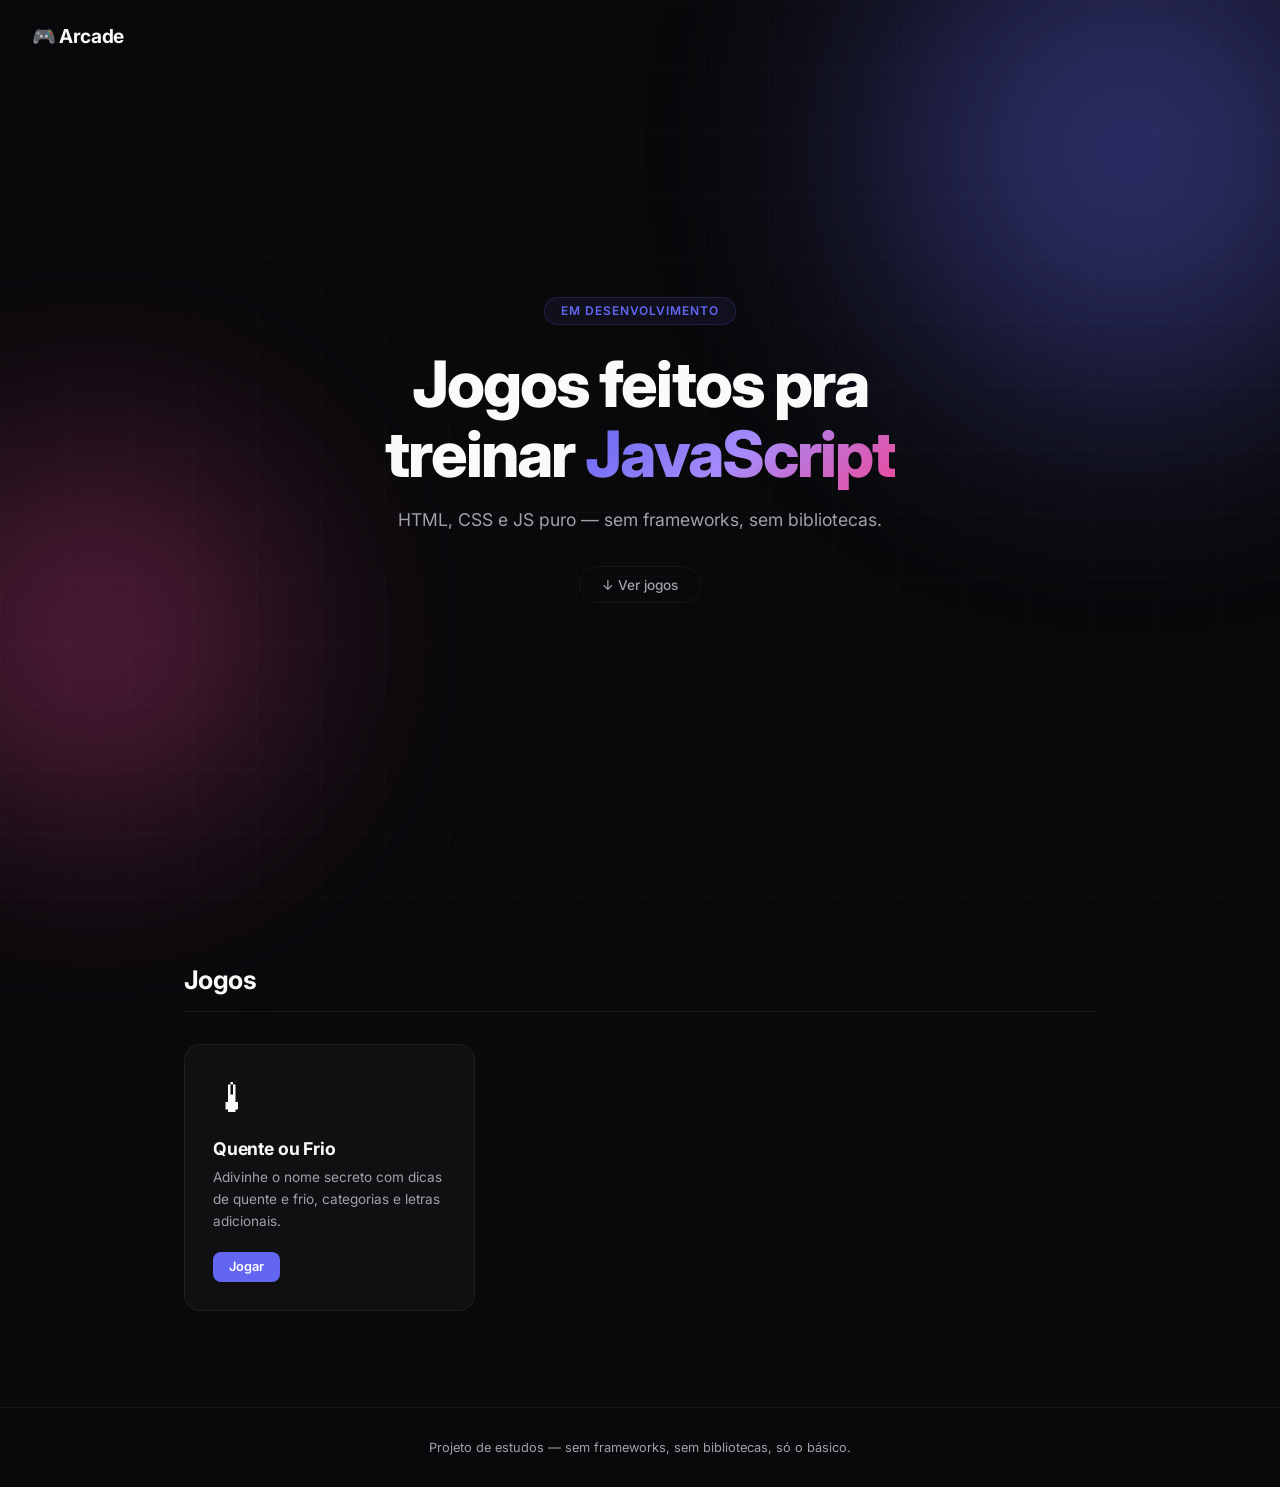
<file: index.html>
<!DOCTYPE html>
<html lang="pt-BR">
<head>
    <meta charset="UTF-8">
    <meta name="viewport" content="width=device-width, initial-scale=1.0">
    <title>Arcade — Meus Jogos em JS</title>
    <link rel="icon" type="image/svg+xml" href="data:image/svg+xml,%3Csvg xmlns='http://www.w3.org/2000/svg' viewBox='0 0 100 100'%3E%3Crect x='10' y='25' width='80' height='50' rx='25' fill='%236366f1'/%3E%3Ccircle cx='35' cy='50' r='6' fill='%23fff' opacity='.8'/%3E%3Ccircle cx='65' cy='50' r='6' fill='%23fff' opacity='.8'/%3E%3Ccircle cx='65' cy='38' r='2' fill='%23fff' opacity='.8'/%3E%3Ccircle cx='65' cy='62' r='2' fill='%23fff' opacity='.8'/%3E%3C/svg%3E">
    <link rel="stylesheet" href="style.css">
    <link rel="preconnect" href="https://fonts.googleapis.com">
    <link href="https://fonts.googleapis.com/css2?family=Inter:wght@400;500;600;700;800&display=swap" rel="stylesheet">
</head>
<body>

    <!-- Partículas de fundo -->
    <div class="bg-grid"></div>
    <div class="glow-orb orb-1"></div>
    <div class="glow-orb orb-2"></div>

    <!-- Hero -->
    <header class="hero">
        <nav class="nav">
            <span class="logo">&#127918; Arcade</span>
        </nav>
        <div class="hero-content">
            <span class="badge">Em desenvolvimento</span>
            <h1>Jogos feitos pra<br>treinar <span class="highlight">JavaScript</span></h1>
            <p class="subtitle">HTML, CSS e JS puro — sem frameworks, sem bibliotecas.</p>
            <a class="btn-scroll" href="#jogos">&#8595; Ver jogos</a>
        </div>
    </header>

    <!-- Jogos -->
    <main id="jogos" class="section">
        <h2 class="section-title">Jogos</h2>
        <div class="games">
            <a class="card" href="quente_frio/index.html">
                <div class="card-accent" style="--accent: #f59e0b;"></div>
                <span class="card-emoji">&#127777;</span>
                <h3>Quente ou Frio</h3>
                <p>Adivinhe o nome secreto com dicas de quente e frio, categorias e letras adicionais.</p>
                <span class="card-tag">Jogar</span>
            </a>
        </div>
    </main>

    <!-- Footer -->
    <footer class="footer">
        <p>Projeto de estudos — sem frameworks, sem bibliotecas, s&oacute; o b&aacute;sico.</p>
    </footer>

</body>
</html>
</file>
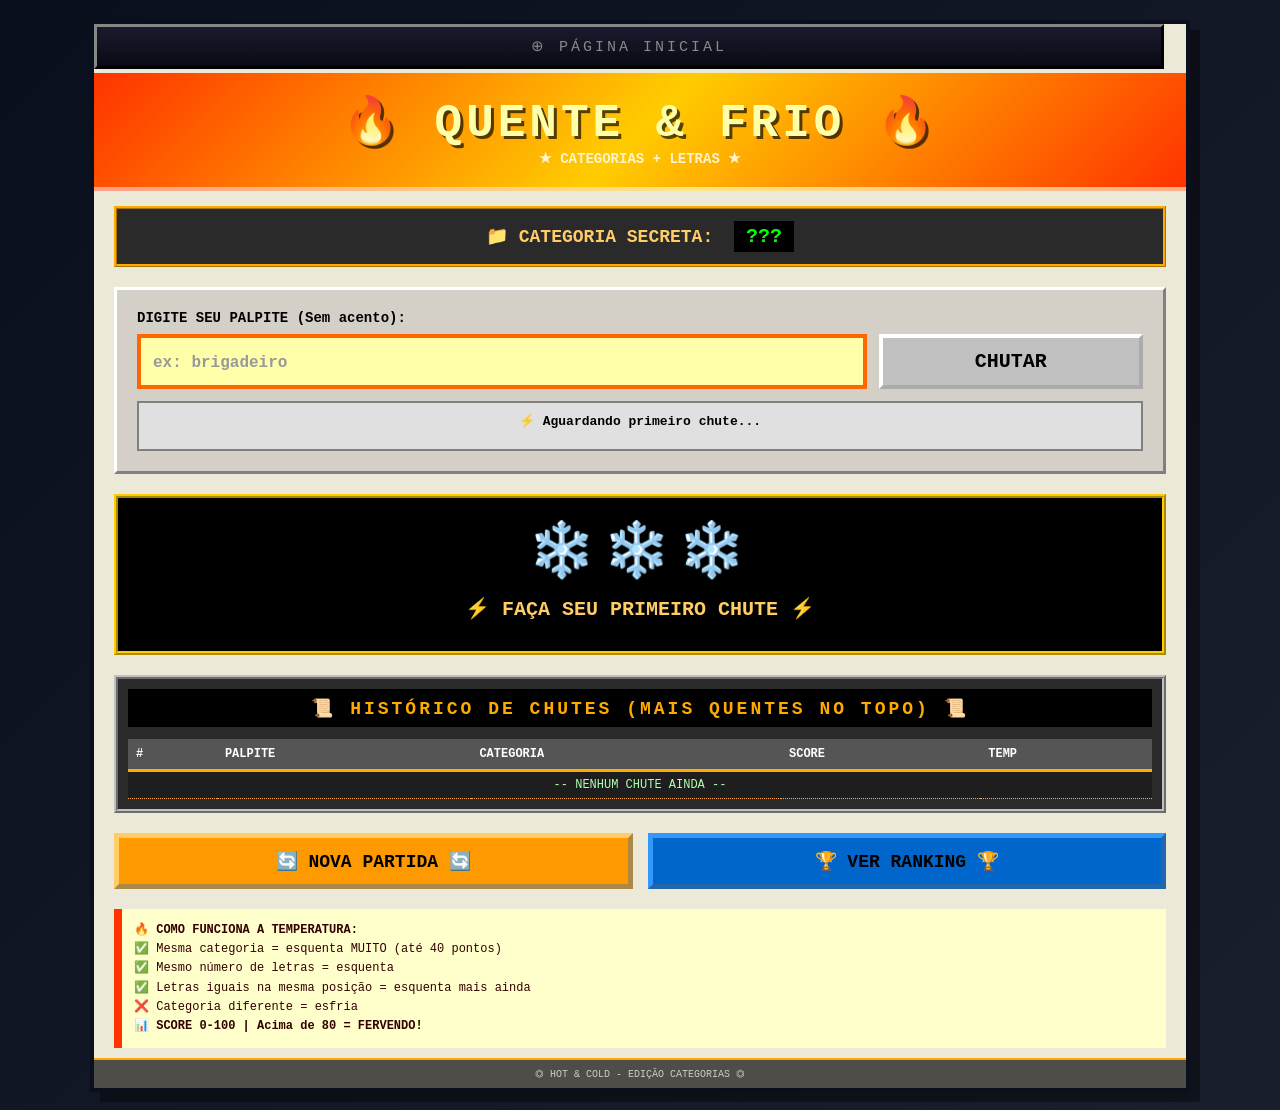
<file: quente_frio/index.html>
<!DOCTYPE html>
<html lang="pt-br">
<head>
    <meta charset="UTF-8">
    <meta name="viewport" content="width=device-width, initial-scale=1.0">
    <title>🔥 QUENTE & FRIO - CATEGORIAS 🔥</title>
    <link rel="icon" type="image/svg+xml" href="data:image/svg+xml,%3Csvg xmlns='http://www.w3.org/2000/svg' viewBox='0 0 100 100'%3E%3Cpath d='M50 10 Q25 35 25 55 Q25 75 50 90 Q75 75 75 55 Q75 35 50 10Z' fill='%23ef4444'/%3E%3Cpath d='M50 30 Q40 45 40 55 Q40 68 50 78 Q60 68 60 55 Q60 45 50 30Z' fill='%23f59e0b'/%3E%3Cpath d='M50 48 Q46 54 46 58 Q46 65 50 68 Q54 65 54 58 Q54 54 50 48Z' fill='%23fbbf24'/%3E%3C/svg%3E">
    <link rel="stylesheet" href="style.css">
</head>
<body>
    <div class="game-container">
        <a class="nav-top-bar" href="../index.html">&#8853; PÁGINA INICIAL</a>
        <div class="header">
            <h1>🔥 QUENTE & FRIO 🔥</h1>
            <p>★ CATEGORIAS + LETRAS ★</p>
        </div>

        <div class="categoria-info" id="categoriaInfo">
            <span class="label">📁 CATEGORIA SECRETA:</span>
            <span class="valor" id="categoriaSecretaDisplay">???</span>
        </div>

        <div class="palpite-area">
            <label class="palpite-label">DIGITE SEU PALPITE (Sem acento):</label>
            <div class="input-group">
                <input type="text" id="palpiteInput" placeholder="ex: brigadeiro" autocomplete="off">
                <button id="btnChutar">CHUTAR</button>
            </div>
            <div id="ultimoChuteMsg" class="ultimo-chute-msg"></div>
            <div id="errorMsg" class="error-message"></div>
        </div>

        <div class="feedback-panel" id="feedbackPanel">
            <div id="tempIcon">❄️❄️❄️</div>
            <div class="feedback-message" id="tempMsg">⚡ AGUARDANDO PRIMEIRO CHUTE ⚡</div>
            <div class="detalhes-temp" id="detalhesTemp"></div>
        </div>

        <div id="dicaArea" class="dica-area" style="display: none;">
            💡 <span id="dicaTexto"></span>
        </div>

        <div class="historico-area">
            <h3>📜 HISTÓRICO DE CHUTES (MAIS QUENTES NO TOPO) 📜</h3>
            <table class="tabela-historico" id="historicoTabela">
                <thead>
                    <tr>
                        <th>#</th>
                        <th>PALPITE</th>
                        <th>CATEGORIA</th>
                        <th>SCORE</th>
                        <th>TEMP</th>
                    </tr>
                </thead>
                <tbody id="historicoBody">
                    <tr><td colspan="5" style="text-align:center;">-- NENHUM CHUTE AINDA --</td</tr>
                </tbody>
            </table>
        </div>

        <div class="botoes-area">
            <button id="btnReset">🔄 NOVA PARTIDA 🔄</button>
            <button id="btnVerRanking">🏆 VER RANKING 🏆</button>
        </div>

        <div class="legenda">
            <strong>🔥 COMO FUNCIONA A TEMPERATURA:</strong><br>
            ✅ Mesma categoria = esquenta MUITO (até 40 pontos)<br>
            ✅ Mesmo número de letras = esquenta<br>
            ✅ Letras iguais na mesma posição = esquenta mais ainda<br>
            ❌ Categoria diferente = esfria<br>
            <strong>📊 SCORE 0-100 | Acima de 80 = FERVENDO!</strong>
        </div>
        <footer>
            ⏣ HOT & COLD - EDIÇÃO CATEGORIAS ⏣
        </footer>
    </div>

    <!-- Modal para inserir nome após vencer -->
    <div id="modalRanking" class="modal">
        <div class="modal-content">
            <h2>🏆 VOCÊ VENCEU! 🏆</h2>
            <p>Você acertou em <strong id="modalTentativas">0</strong> tentativas!</p>
            <label for="nomeJogador">Digite seu nome para entrar no ranking:</label>
            <input type="text" id="nomeJogador" placeholder="Seu nome" maxlength="20">
            <div class="modal-botoes">
                <button id="btnSalvarRanking">💾 SALVAR NO RANKING</button>
                <button id="btnCancelarRanking">❌ PULAR</button>
            </div>
        </div>
    </div>

    <script src="script.js"></script>
</body>
</html>
</file>
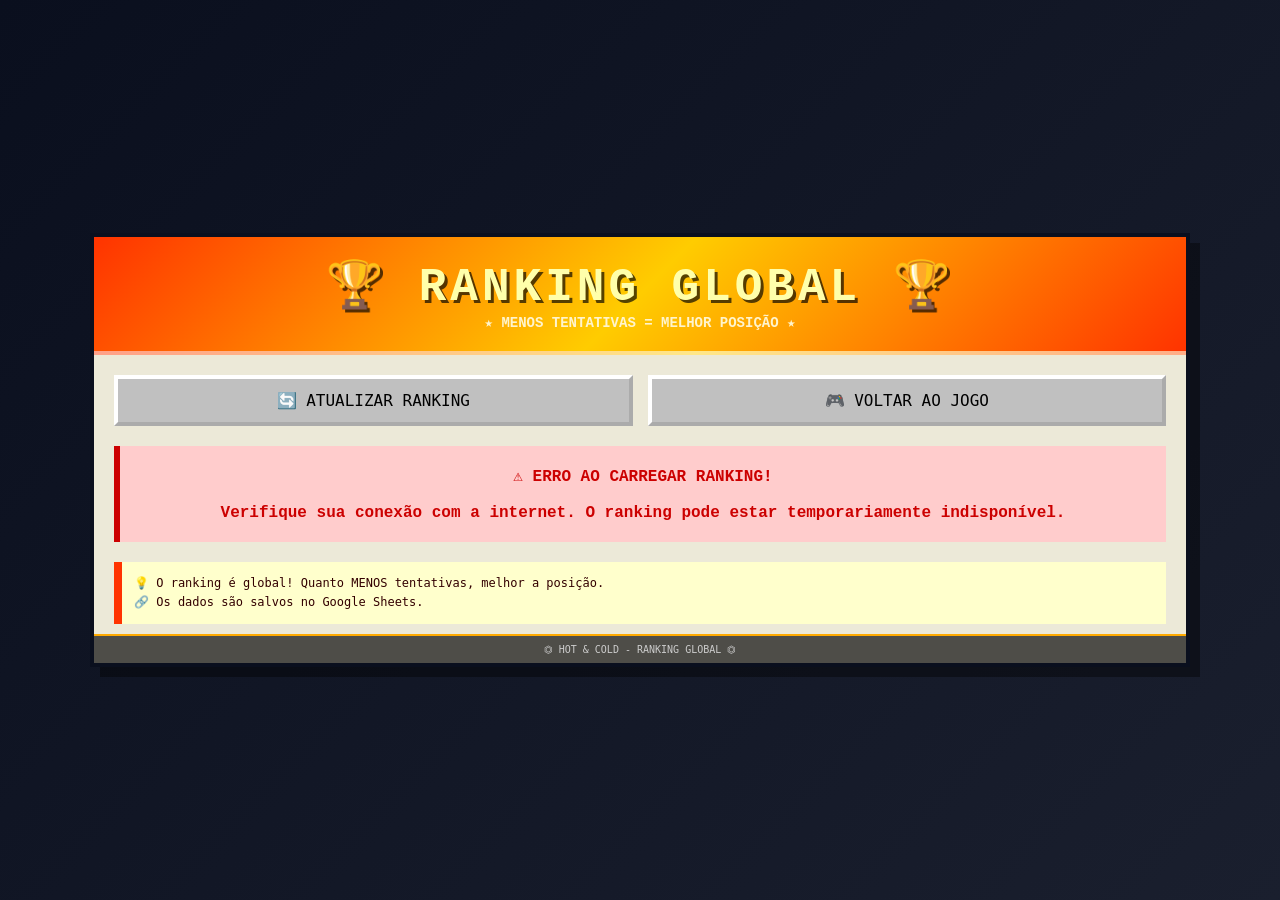
<file: quente_frio/rank.html>
<!DOCTYPE html>
<html lang="pt-br">
<head>
    <meta charset="UTF-8">
    <meta name="viewport" content="width=device-width, initial-scale=1.0">
    <title>🏆 RANKING - QUENTE & FRIO 🏆</title>
    <link rel="stylesheet" href="style.css">
</head>
<body>
    <div class="game-container ranking-container">
        <div class="header">
            <h1>🏆 RANKING GLOBAL 🏆</h1>
            <p>★ MENOS TENTATIVAS = MELHOR POSIÇÃO ★</p>
        </div>

        <div class="ranking-controls">
            <button id="btnAtualizarRanking">🔄 ATUALIZAR RANKING</button>
            <button id="btnVoltarJogo">🎮 VOLTAR AO JOGO</button>
        </div>

        <div id="loadingRanking" class="loading-message">
            ⏳ CARREGANDO RANKING...
        </div>

        <div id="rankingContent" style="display: none;">
            <div class="ranking-stats">
                <span id="totalJogadores"></span>
            </div>
            <table class="tabela-ranking" id="tabelaRanking">
                <thead>
                    <tr>
                        <th>🏆 POSIÇÃO</th>
                        <th>👤 NOME</th>
                        <th>🎯 TENTATIVAS</th>
                        <th>📅 DATA</th>
                    </tr>
                </thead>
                <tbody id="rankingBody">
                    <tr><td colspan="4" style="text-align:center;">-- NENHUM JOGADOR AINDA --</td</tr>
                </tbody>
            </table>
        </div>

        <div id="erroRanking" class="erro-ranking" style="display: none;">
            ⚠️ ERRO AO CARREGAR RANKING. Verifique sua conexão ou configure o Google Sheets.
        </div>

        <div class="legenda">
            💡 O ranking é global! Quanto MENOS tentativas, melhor a posição.<br>
            🔗 Os dados são salvos no Google Sheets.
        </div>
        <footer>
            ⏣ HOT & COLD - RANKING GLOBAL ⏣
        </footer>
    </div>

    <script src="rank.js"></script>
</body>
</html>
</file>
<file: style.css>
/* ======================== RESET ======================== */
*,
*::before,
*::after {
    margin: 0;
    padding: 0;
    box-sizing: border-box;
}

/* ======================== VARS ========================= */
:root {
    --bg: #09090b;
    --surface: rgba(255, 255, 255, 0.03);
    --surface-hover: rgba(255, 255, 255, 0.06);
    --border: rgba(255, 255, 255, 0.06);
    --border-hover: rgba(255, 255, 255, 0.12);
    --text: #fafafa;
    --text-muted: #a1a1aa;
    --primary: #6366f1;
    --primary-glow: rgba(99, 102, 241, 0.35);
    --radius: 16px;
    --font: 'Inter', -apple-system, BlinkMacSystemFont, sans-serif;
}

/* ======================== BASE ========================= */
html {
    scroll-behavior: smooth;
}

body {
    font-family: var(--font);
    background: var(--bg);
    color: var(--text);
    min-height: 100vh;
    overflow-x: hidden;
    -webkit-font-smoothing: antialiased;
}

/* =================== BACKGROUND FX ===================== */
.bg-grid {
    position: fixed;
    inset: 0;
    background-image:
        linear-gradient(rgba(255, 255, 255, 0.02) 1px, transparent 1px),
        linear-gradient(90deg, rgba(255, 255, 255, 0.02) 1px, transparent 1px);
    background-size: 64px 64px;
    z-index: 0;
    pointer-events: none;
}

.glow-orb {
    position: fixed;
    border-radius: 50%;
    filter: blur(120px);
    opacity: 0.4;
    pointer-events: none;
    z-index: 0;
}

.orb-1 {
    width: 500px;
    height: 500px;
    background: var(--primary);
    top: -100px;
    right: -100px;
    animation: float 10s ease-in-out infinite;
}

.orb-2 {
    width: 350px;
    height: 350px;
    background: #ec4899;
    bottom: 10%;
    left: -80px;
    animation: float 14s ease-in-out infinite reverse;
}

@keyframes float {
    0%, 100% { transform: translateY(0) scale(1); }
    50%      { transform: translateY(40px) scale(1.05); }
}

/* ======================= NAV =========================== */
.nav {
    position: absolute;
    top: 0;
    left: 0;
    right: 0;
    padding: 1.5rem 2rem;
    z-index: 2;
}

.logo {
    font-size: 1.2rem;
    font-weight: 700;
    letter-spacing: -0.02em;
}

/* ===================== HERO ============================ */
.hero {
    position: relative;
    z-index: 1;
    display: flex;
    align-items: center;
    justify-content: center;
    min-height: 100vh;
    padding: 2rem;
}

.hero-content {
    text-align: center;
    max-width: 640px;
    animation: fadeUp 0.8s ease-out both;
}

@keyframes fadeUp {
    from { opacity: 0; transform: translateY(30px); }
    to   { opacity: 1; transform: translateY(0); }
}

.badge {
    display: inline-block;
    padding: 0.35rem 1rem;
    font-size: 0.75rem;
    font-weight: 600;
    text-transform: uppercase;
    letter-spacing: 0.08em;
    color: var(--primary);
    background: rgba(99, 102, 241, 0.08);
    border: 1px solid rgba(99, 102, 241, 0.2);
    border-radius: 100px;
    margin-bottom: 1.5rem;
}

.hero h1 {
    font-size: clamp(2.4rem, 6vw, 4rem);
    font-weight: 800;
    line-height: 1.1;
    letter-spacing: -0.03em;
    margin-bottom: 1rem;
}

.highlight {
    background: linear-gradient(135deg, var(--primary), #a78bfa, #ec4899);
    -webkit-background-clip: text;
    -webkit-text-fill-color: transparent;
    background-clip: text;
}

.subtitle {
    color: var(--text-muted);
    font-size: 1.1rem;
    line-height: 1.6;
    margin-bottom: 2rem;
}

.btn-scroll {
    display: inline-flex;
    align-items: center;
    gap: 0.4rem;
    color: var(--text-muted);
    text-decoration: none;
    font-size: 0.85rem;
    font-weight: 500;
    padding: 0.6rem 1.4rem;
    border: 1px solid var(--border);
    border-radius: 100px;
    transition: all 0.25s ease;
}

.btn-scroll:hover {
    color: var(--text);
    border-color: var(--border-hover);
    background: var(--surface);
}

/* =================== SECTION =========================== */
.section {
    position: relative;
    z-index: 1;
    max-width: 960px;
    margin: 0 auto;
    padding: 4rem 1.5rem 6rem;
}

.section-title {
    font-size: 1.6rem;
    font-weight: 700;
    letter-spacing: -0.02em;
    margin-bottom: 2rem;
    padding-bottom: 1rem;
    border-bottom: 1px solid var(--border);
}

/* =================== CARDS ============================= */
.games {
    display: grid;
    grid-template-columns: repeat(auto-fill, minmax(280px, 1fr));
    gap: 1.25rem;
}

.card {
    position: relative;
    display: flex;
    flex-direction: column;
    padding: 1.75rem;
    background: var(--surface);
    border: 1px solid var(--border);
    border-radius: var(--radius);
    text-decoration: none;
    color: var(--text);
    transition: all 0.3s ease;
    overflow: hidden;
}

.card:hover {
    background: var(--surface-hover);
    border-color: var(--border-hover);
    transform: translateY(-2px);
}

.card-accent {
    position: absolute;
    top: 0;
    left: 0;
    right: 0;
    height: 2px;
    background: var(--accent);
    opacity: 0;
    transition: opacity 0.3s ease;
}

.card:hover .card-accent {
    opacity: 1;
}

.card-emoji {
    font-size: 2.5rem;
    margin-bottom: 1rem;
    display: block;
}

.card h3 {
    font-size: 1.1rem;
    font-weight: 700;
    margin-bottom: 0.5rem;
    letter-spacing: -0.01em;
}

.card p {
    color: var(--text-muted);
    font-size: 0.85rem;
    line-height: 1.6;
    flex: 1;
}

.card-tag {
    display: inline-flex;
    align-items: center;
    margin-top: 1.25rem;
    padding: 0.45rem 1rem;
    background: var(--primary);
    color: #fff;
    border-radius: 8px;
    font-size: 0.8rem;
    font-weight: 600;
    width: fit-content;
    transition: background 0.2s ease;
}

.card:hover .card-tag {
    background: #4f46e5;
}

/* =================== FOOTER ============================ */
.footer {
    position: relative;
    z-index: 1;
    text-align: center;
    padding: 2rem;
    border-top: 1px solid var(--border);
}

.footer p {
    color: var(--text-muted);
    font-size: 0.8rem;
}

/* ================== RESPONSIVE ========================= */
@media (max-width: 768px) {
    .orb-1 {
        width: 300px;
        height: 300px;
    }

    .orb-2 {
        width: 200px;
        height: 200px;
    }

    .hero {
        min-height: 80vh;
        padding: 1.5rem;
    }

    .section {
        padding: 3rem 1.25rem 4rem;
    }

    .section-title {
        font-size: 1.3rem;
    }

    .games {
        grid-template-columns: 1fr;
    }
}

@media (max-width: 480px) {
    .hero {
        min-height: 70vh;
        padding: 1rem;
    }

    .hero-content {
        padding: 0 0.5rem;
    }

    .badge {
        font-size: 0.7rem;
        padding: 0.3rem 0.8rem;
    }

    .subtitle {
        font-size: 0.95rem;
    }

    .section {
        padding: 2rem 1rem 3rem;
    }

    .section-title {
        font-size: 1.2rem;
        margin-bottom: 1.5rem;
    }

    .card {
        padding: 1.5rem;
    }

    .card-emoji {
        font-size: 2rem;
        margin-bottom: 0.75rem;
    }

    .card h3 {
        font-size: 1rem;
    }

    .card p {
        font-size: 0.8rem;
    }

    .bg-grid {
        background-size: 32px 32px;
    }
}
</file>
<file: quente_frio/style.css>
* {
    margin: 0;
    padding: 0;
    box-sizing: border-box;
}

/* Scrollbar retro */
::-webkit-scrollbar {
    width: 14px;
}

::-webkit-scrollbar-track {
    background: #d4d0c8;
    border-left: 2px solid #808080;
}

::-webkit-scrollbar-thumb {
    background: #c0c0c0;
    border: 4px outset #dfdfdf;
}

::-webkit-scrollbar-thumb:active {
    border: 4px inset #a0a0a0;
}

body {
    background: linear-gradient(135deg, #0a0f1e, #1a1f2e);
    font-family: 'Courier New', 'Lucida Console', monospace;
    display: flex;
    justify-content: center;
    align-items: center;
    min-height: 100vh;
    padding: 20px;
}

/* =================== TOP NAV BAR =================== */
.nav-top-bar {
    display: flex;
    align-items: center;
    justify-content: center;
    width: 1100px;
    max-width: 98%;
    background: linear-gradient(180deg, #1a1a2e, #0a0a14);
    color: #888;
    text-decoration: none;
    font-family: 'Impact', 'Courier New', monospace;
    font-size: 15px;
    letter-spacing: 3px;
    text-transform: uppercase;
    padding: 10px 0;
    border: 3px outset #333;
    margin-bottom: 4px;
    transition: all 0.2s;
}

.nav-top-bar:hover {
    background: linear-gradient(180deg, #2a2a3e, #1a1a24);
    color: #ffcc00;
    border-color: #ffaa00;
}

/* =================== GAME CONTAINER =================== */
.game-container {
    width: 1100px;
    max-width: 98%;
    background: #ece9d8;
    border: 4px solid #0a0f1e;
    box-shadow: 10px 10px 0px #00000066;
    padding: 0;
}

/* =================== HEADER =================== */
.header {
    background: linear-gradient(135deg, #ff3300, #ffcc00, #ff3300);
    padding: 20px;
    text-align: center;
    border-bottom: 4px solid #ffffff88;
}

.header h1 {
    font-size: 46px;
    letter-spacing: 4px;
    font-weight: bold;
    color: #ffffaa;
    text-shadow: 3px 3px 0px #000000aa;
    font-family: 'Impact', 'Courier New', monospace;
}

.header p {
    font-size: 14px;
    color: #fff4cc;
    font-weight: bold;
}

/* =================== CATEGORIA INFO =================== */
.categoria-info {
    background: #2a2a2a;
    margin: 15px 20px 0 20px;
    padding: 12px;
    border: 3px ridge #ffaa00;
    text-align: center;
    font-size: 18px;
}

.categoria-info .label {
    color: #ffcc66;
    font-weight: bold;
}

.categoria-info .valor {
    color: #00ff00;
    font-weight: bold;
    font-size: 20px;
    margin-left: 10px;
    background: #000;
    padding: 4px 12px;
    display: inline-block;
}

/* =================== PALPITE AREA =================== */
.palpite-area {
    background: #d4d0c8;
    padding: 20px;
    margin: 20px;
    border: 3px solid #ffffff;
    border-right-color: #808080;
    border-bottom-color: #808080;
}

.palpite-label {
    display: block;
    font-weight: bold;
    font-size: 14px;
    margin-bottom: 8px;
    color: #000;
}

.input-group {
    display: flex;
    gap: 12px;
}

.input-group input {
    flex: 3;
    background: #fffff0;
    border: 4px inset #808080;
    padding: 12px;
    font-family: 'Courier New', monospace;
    font-size: 18px;
    font-weight: bold;
    outline: none;
}

.input-group input:focus {
    background: #ffffaa;
    border: 4px solid #ff6600;
}

.input-group input::placeholder {
    color: #999;
    font-size: 16px;
}

.input-group button {
    flex: 1;
    background: #c0c0c0;
    border: 4px outset #ffffff;
    font-family: 'Impact', 'Courier New', monospace;
    font-size: 20px;
    font-weight: bold;
    padding: 12px;
    cursor: pointer;
    text-transform: uppercase;
}

.input-group button:active {
    border: 4px inset #808080;
    transform: translate(2px, 2px);
}

/* =================== ULTIMO CHUTE =================== */
.ultimo-chute-msg {
    margin-top: 12px;
    padding: 10px;
    background: #e0e0e0;
    border: 2px solid #808080;
    color: #000;
    font-weight: bold;
    font-size: 13px;
    font-family: monospace;
    text-align: center;
    min-height: 50px;
}

.ultimo-chute-msg.quente {
    background: #ffcc88;
    border-left: 8px solid #ff6600;
}

.ultimo-chute-msg.frio {
    background: #c0e0ff;
    border-left: 8px solid #0066cc;
}

.ultimo-chute-msg.acertou {
    background: #88ff88;
    border-left: 8px solid #00aa00;
    font-size: 16px;
}

/* =================== ERROR =================== */
.error-message {
    margin-top: 8px;
    padding: 8px;
    background: #ffcccc;
    border-left: 6px solid #cc0000;
    color: #660000;
    font-weight: bold;
    font-size: 13px;
    display: none;
}

.error-message.show {
    display: block;
}

/* =================== FEEDBACK =================== */
.feedback-panel {
    background: #000000;
    color: #0f0;
    padding: 20px;
    margin: 0px 20px 20px 20px;
    border: 4px ridge #ffcc00;
    text-align: center;
}

#tempIcon {
    font-size: 54px;
    letter-spacing: 8px;
}

.feedback-message {
    font-size: 20px;
    color: #ffcc66;
    margin-top: 12px;
    font-weight: bold;
}

.detalhes-temp {
    font-size: 12px;
    color: #88ff88;
    margin-top: 10px;
    font-family: monospace;
}

/* =================== DICA =================== */
.dica-area {
    background: #ffff99;
    border: 3px ridge #ff9900;
    margin: 15px 20px;
    padding: 10px;
    text-align: center;
    font-weight: bold;
    font-size: 18px;
    color: #663300;
}

/* =================== HISTORICO =================== */
.historico-area {
    margin: 20px;
    background: #2a2a2a;
    border: 4px ridge #c0c0c0;
    padding: 10px;
}

.historico-area h3 {
    background: #000000;
    color: #ffaa00;
    padding: 8px;
    font-size: 18px;
    text-align: center;
    margin-bottom: 12px;
    letter-spacing: 3px;
    font-family: 'Impact', monospace;
}

.tabela-historico {
    width: 100%;
    border-collapse: collapse;
    font-family: 'Courier New', monospace;
    font-size: 12px;
}

.tabela-historico th {
    background: #555555;
    color: white;
    padding: 8px;
    text-align: left;
    border-bottom: 3px solid #ffaa00;
}

.tabela-historico td {
    background: #1e1e1e;
    color: #b0ffb0;
    padding: 6px 8px;
    border-bottom: 1px dotted #ffaa55;
}

.temp-icone {
    font-size: 16px;
}

/* =================== BOTOES =================== */
.botoes-area {
    display: flex;
    gap: 15px;
    margin: 10px 20px 20px 20px;
}

#btnReset, #btnVerRanking {
    flex: 1;
    background: #ff9900;
    border: 5px outset #ffcc66;
    font-family: 'Impact', 'Courier New', monospace;
    font-size: 18px;
    font-weight: bold;
    padding: 12px;
    cursor: pointer;
    text-transform: uppercase;
}

#btnVerRanking {
    background: #0066cc;
    border-color: #3399ff;
}

#btnReset:active, #btnVerRanking:active {
    border: 5px inset #aa6600;
    transform: translate(3px, 3px);
}

/* =================== LEGENDA =================== */
.legenda {
    background: #ffffcc;
    border-left: 8px solid #ff3300;
    padding: 12px;
    margin: 10px 20px 5px 20px;
    font-family: monospace;
    font-size: 12px;
    color: #330000;
    line-height: 1.6;
}

/* =================== FOOTER =================== */
footer {
    background: #000000aa;
    text-align: center;
    font-size: 10px;
    padding: 8px;
    color: #cccccc;
    font-family: monospace;
    border-top: 2px solid #ffaa00;
    margin-top: 10px;
}

/* =================== MODAL =================== */
.modal {
    display: none;
    position: fixed;
    top: 0;
    left: 0;
    width: 100%;
    height: 100%;
    background: rgba(0,0,0,0.8);
    z-index: 1000;
    justify-content: center;
    align-items: center;
}

.modal-content {
    background: #ece9d8;
    padding: 30px;
    border: 6px ridge #ffaa00;
    text-align: center;
    max-width: 400px;
    width: 90%;
}

.modal-content h2 {
    color: #ff3300;
    margin-bottom: 15px;
}

.modal-content p {
    font-size: 18px;
    margin-bottom: 15px;
}

.modal-content label {
    display: block;
    margin-bottom: 8px;
    font-weight: bold;
}

.modal-content input {
    width: 100%;
    padding: 10px;
    font-size: 16px;
    border: 3px inset #808080;
    margin-bottom: 20px;
    font-family: monospace;
}

.modal-botoes {
    display: flex;
    gap: 10px;
}

.modal-botoes button {
    flex: 1;
    padding: 10px;
    font-family: 'Impact', monospace;
    font-size: 16px;
    cursor: pointer;
    border: 3px outset #ffffff;
}

#btnSalvarRanking {
    background: #48bb78;
}

#btnCancelarRanking {
    background: #cccccc;
}

.modal-botoes button:active {
    border: 3px inset #808080;
    transform: translate(2px, 2px);
}

/* =================== RANKING PAGE =================== */
.ranking-controls {
    display: flex;
    gap: 15px;
    margin: 20px;
}

.ranking-controls button {
    flex: 1;
    background: #c0c0c0;
    border: 4px outset #ffffff;
    font-family: 'Impact', monospace;
    font-size: 16px;
    padding: 12px;
    cursor: pointer;
}

.ranking-controls button:active {
    border: 4px inset #808080;
    transform: translate(2px, 2px);
}

.loading-message {
    text-align: center;
    padding: 40px;
    font-size: 18px;
    color: #ff9900;
    background: #1e1e1e;
    margin: 20px;
}

.tabela-ranking {
    width: 100%;
    border-collapse: collapse;
    font-family: 'Courier New', monospace;
    margin: 20px;
    width: calc(100% - 40px);
}

.tabela-ranking th {
    background: #555555;
    color: white;
    padding: 12px;
    text-align: left;
    border-bottom: 3px solid #ffaa00;
}

.tabela-ranking td {
    background: #1e1e1e;
    color: #b0ffb0;
    padding: 10px;
    border-bottom: 1px dotted #ffaa55;
}

.tabela-ranking tr:nth-child(1) td {
    background: #3a2a00;
    font-weight: bold;
    color: #ffcc00;
}

.tabela-ranking tr:nth-child(2) td {
    background: #2a2a1a;
}

.tabela-ranking tr:nth-child(3) td {
    background: #1e1e1e;
}

.ranking-stats {
    background: #000000;
    color: #ffcc66;
    padding: 10px;
    margin: 0px 20px;
    text-align: center;
    font-weight: bold;
}

.erro-ranking {
    background: #ffcccc;
    color: #cc0000;
    padding: 20px;
    margin: 20px;
    text-align: center;
    font-weight: bold;
    border-left: 6px solid #cc0000;
}

/* =================== RESPONSIVO =================== */
@media (max-width: 768px) {
    .header h1 {
        font-size: 32px;
        letter-spacing: 2px;
    }

    .header p {
        font-size: 12px;
    }

    #tempIcon {
        font-size: 40px;
    }

    .feedback-message {
        font-size: 16px;
    }

    .historico-area h3 {
        font-size: 14px;
        letter-spacing: 1px;
    }

    .tabela-historico {
        font-size: 11px;
    }

    .input-group {
        flex-direction: column;
    }

    .input-group input {
        flex: 1;
    }

    .botoes-area {
        flex-direction: column;
    }

    .modal-botoes {
        flex-direction: column;
    }

    .ranking-controls {
        flex-direction: column;
    }

    #btnVerRanking,
    #btnCancelarRanking {
        border: 5px outset #3399ff;
    }

    .tabela-ranking th:nth-child(3),
    .tabela-ranking td:nth-child(3),
    .tabela-historico th:nth-child(3),
    .tabela-historico td:nth-child(3) {
        display: none;
    }

    .nav-top-bar {
        font-size: 13px;
        letter-spacing: 2px;
        padding: 8px 0;
    }
}

@media (max-width: 480px) {
    body {
        padding: 8px;
    }

    .header {
        padding: 14px 10px;
    }

    .header h1 {
        font-size: 26px;
    }

    .header p {
        font-size: 11px;
    }

    .categoria-info {
        margin: 10px 10px 0 10px;
        padding: 8px;
        font-size: 14px;
    }

    .palpite-area {
        margin: 10px;
        padding: 14px;
    }

    .input-group input {
        font-size: 16px;
        padding: 10px;
    }

    .feedback-panel {
        margin: 0 10px 14px 10px;
        padding: 14px;
    }

    .historico-area {
        margin: 10px;
    }

    .dica-area {
        margin: 10px;
        font-size: 14px;
    }

    .legenda {
        margin: 10px;
        font-size: 11px;
    }

    .botoes-area {
        margin: 10px;
    }

    .modal-content {
        padding: 20px;
    }

    .tabela-ranking {
        margin: 10px;
        width: calc(100% - 20px);
    }
}
</file>
